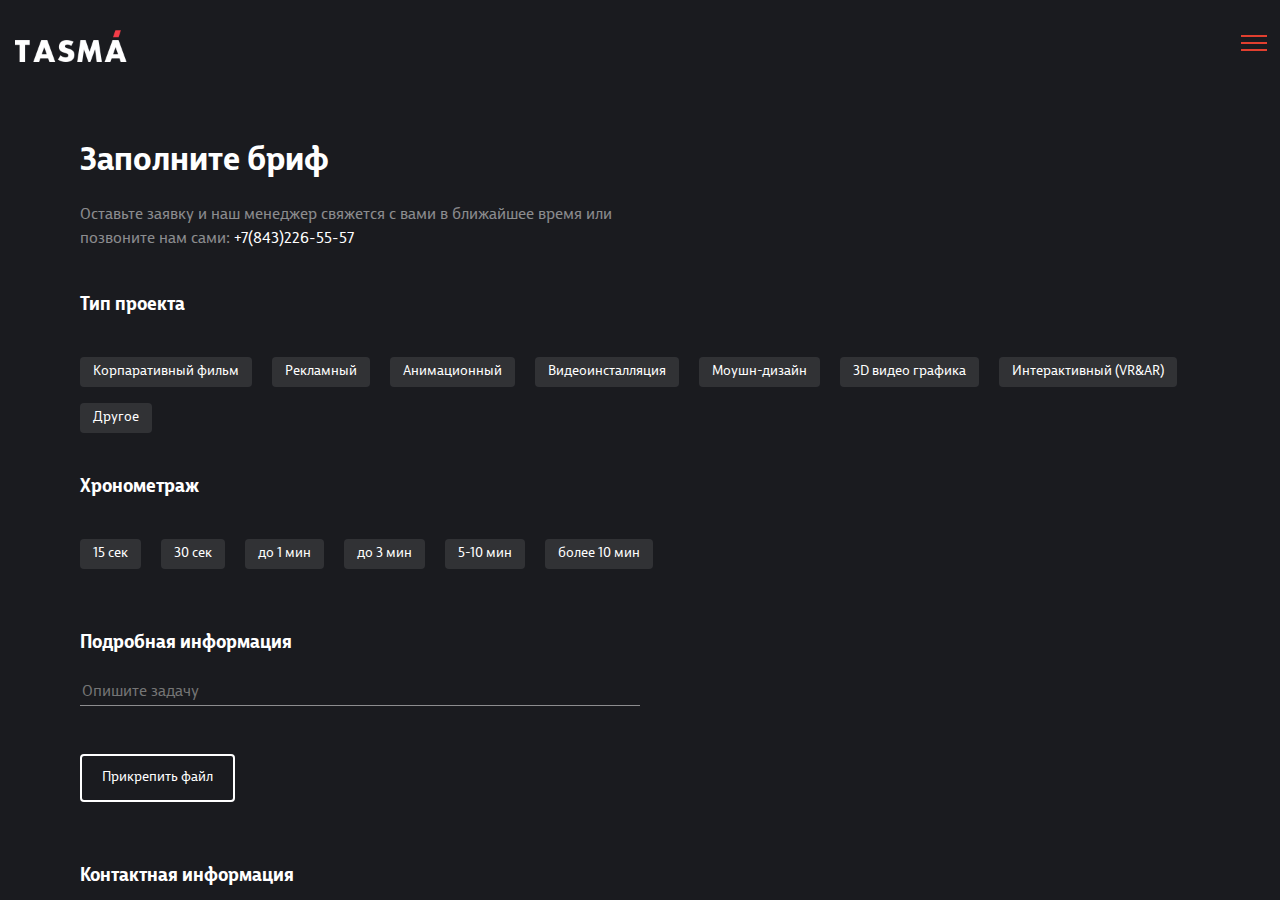
<file: breef.html>
<!DOCTYPE html>
<html lang="en">
<head>
    <meta charset="utf-8">
    <title>Медиа студия "Тасма"</title>
    <meta name="viewport" content="width=device-width, initial-scale=1, minimum-scale=1, maximum-scale=1">
    <link rel="stylesheet" href="assets/css/reset.css">
    <!-- Link Swiper's CSS -->
    <link rel="stylesheet" href="assets/css/swiper.min.css">
    <link rel="stylesheet" href="assets/css/styles.css">
    <link rel="stylesheet" href="assets/css/controls.css">
    <link rel="shortcut icon" href="assets/images/favicon-32.png" type="image/png">
</head>
<body>
<a href="index.html#main" class="header__logo"></a>

<div class="sidemenu-switcher" sm-state="1">
    <div class="con">
        <div class="bar top"></div>
        <div class="bar middle"></div>
        <div class="bar bottom"></div>
    </div>
</div>
<div class="sidemenu" style="-webkit-overflow-scrolling: touch;">
    <ul class="sidemenu__content">
        <li class="sidemenu__content__item" id="mn"><a id="goto-main" href="index.html#main" data-i18n="sidemenu.links.main">Главная</a></li>
        <li class="sidemenu__content__item"><a href="clients.html" data-i18n="sidemenu.links.about">О нас</a></li>
        <li class="sidemenu__content__item"><a href="portfolio.html" data-i18n="sidemenu.links.portfolio">Портфолио</a></li>
        <li class="sidemenu__content__item" id="cts"><a id="goto-contacts" href="index.html#contacts"  data-i18n="sidemenu.links.contacts">Контакты</a></li>
    </ul>

    <div class="sidemenu__footer">
        <div class="lng-switch">
            <div switchLang="ru" class="lng-switch__item">ru</div>
            <div switchLang="en" class="lng-switch__item">en</div>
            <div class="lng-switch__bound"></div>
        </div>
    </div>
</div>
<div class="content">
<div class="container">
    <div class="container__item container__items_downed container">
        <h3 class="header header_h3 header_white header_bold">Заполните бриф</h3>
        <div class="container__item-content-half container__elem_s_100">
            <p class="header header_p header_white-t">Оставьте заявку и наш менеджер свяжется с вами в ближайшее время
                или позвоните нам сами:&nbsp<a class="link" href="tel:+7(843)226-55-57">+7(843)226-55-57</a></p>
        </div>
    </div>
    <div class="container__item container">
        <h4 class="header header_h4 header_white header_bold">Тип проекта</h4>
        <div class="container__item-content container_block project_type">
            <span class="btn btn_grey btn_small">Корпаративный фильм</span>
            <span class="btn btn_grey btn_small">Рекламный</span>
            <span class="btn btn_grey btn_small">Анимационный</span>
            <span class="btn btn_grey btn_small">Видеоинсталляция</span>
            <span class="btn btn_grey btn_small">Моушн-дизайн</span>
            <span class="btn btn_grey btn_small">3D видео графика</span>
            <span class="btn btn_grey btn_small">Интерактивный (VR&AR)</span>
            <span class="btn btn_grey btn_small btn_last">Другое</span>
        </div>
    </div>
    <div class="container__item container">
        <h4 class="header header_h4 header_white header_bold">Хронометраж</h4>
        <div class="container__item-content container_block project_time">
            <span class="btn btn_grey btn_small">15 сек</span>
            <span class="btn btn_grey btn_small">30 сек</span>
            <span class="btn btn_grey btn_small">до 1 мин</span>
            <span class="btn btn_grey btn_small">до 3 мин</span>
            <span class="btn btn_grey btn_small">5-10 мин</span>
            <span class="btn btn_grey btn_small">более 10 мин</span>
        </div>
    </div>
    <div class="container__item container__items_downed container">
        <h4 class="header header_h4 header_white header_bold">Подробная информация</h4>
        <div class="container__item-content-half container__elem_s_100">
            <input type="text" id="comment" class="inpt" placeholder="Опишите задачу"/>
        </div>
        <div class="container__item container container__elem container_row">
            <div class="btn btn_default">
                <label>
                    <input type="file" name="file" style="display: none">
                    <span>Прикрепить файл</span>
                </label>
            </div>

            <span class="header header_s header_white" id="fileText" hidden></span>
            <span class="close_btn" hidden></span>
        </div>
    </div>
    <div class="container__item container__items_downed container">
        <h4 class="header header_h4 header_white header_bold">Контактная информация</h4>
        <div class="container__item-content-half container__elem_s_100 container container_row mbl_not_padded container_mbl_col container__items_semi-downed">
            <input type="text" id="contactFace" class="inpt container__elem_50 container__elem_s_100 inpt_mbl" placeholder="Контактное лицо"/>
            <input type="text" id="organisation" class="inpt container__elem_50 container__elem_s_100 inpt_mbl" placeholder="Организация"/>
        </div>
        <div class="container__item-content-half container__elem_s_100 container container_row container_mbl_col container_clear container__items_semi-downed">
            <input type="text" id="email" class="inpt container__elem_50 container__elem_s_100 inpt_mbl" placeholder="Электронная почта"/>
            <input type="text" id="phone" class="inpt container__elem_50 container__elem_s_100 inpt_mbl" placeholder="Телефон"/>
        </div>
    </div>
    <div class="container__item container container_row container_mbl_col-rev">
        <span class="btn btn_red">Отправить заявку</span>
        <div class="container__elem_50 container__elem_s_100">
            <p class="header header_s header_white-t">Эта страница защищена функцией reCAPTCHA и попадает под <a class="link" href="">Политику конфедициальности</a>
            и <a class="link" href="">Условия использования Google</a>
            </p>
        </div>
    </div>
</div>
</div>


<!-- Swiper JS -->
<script src="assets/js/swiper.min.js"></script>

<script src="assets/js/jquery.min.js"></script>
<script src="assets/js/jquery.vide.js"></script>
<script src="assets/js/jquery.cookie.js"></script>

<script>
    $(document).ready( function() {
        $('.close_btn').on('click', function() {
            $("#fileText").text('');
            $("#fileText").hide();
            $(".btn_default input[type=file]").val('');
            $(this).hide();
        });

        $(".btn_default input[type=file]").change(function(){
            var filename = $(this).val().replace(/.*\\/, "");
            $("#fileText").text(filename);
            $("#fileText").show();
            $(".close_btn").show();


            var file_data = $("#breefFile").prop("files")[0];
            var form_data = new FormData();
            form_data.append("file", file_data);
            $.ajax({
                url: "<?= bloginfo('template_directory'); ?>/upload.php",
                dataType: 'script',
                cache: false,
                contentType: false,
                processData: false,
                data: form_data,
                type: 'post',
                complete: function(response) {
                    if(response.status === 200) {
                        $('#fileBtn').attr('data-file', response.responseText);
                    }
                }
            });
        });


        $('#sendBtn').on('click', function(event){
            event.preventDefault();
            event.stopImmediatePropagation();

            var project_type = getLabels('project_type');
            var project_time = getLabels('project_time');
            var comment = $('#comment').val();
            var contactFace = $('#contactFace').val();
            var organisation = $('#organisation').val();
            var email = $('#email').val();
            var phone = $('#phone').val();
            var filename = $('#fileBtn').data('file');

            if(project_type && project_time && comment && contactFace && organisation && email && phone && filename) {
                send({
                        name: contactFace,
                        filename: filename,
                        number: phone,
                        organisation: organisation,
                        comment: comment,
                        project_type: project_type,
                        project_time: project_time,
                        email: email
                    },
                    function () {
                    },
                    function () {

                    }
                );
            }

        });

        function getLabels(name) {
            var arr = [];
            var $elems = $('.' + name + ' .btn_active');

            Array.prototype.forEach.call($elems, function(item){
                arr.push($(item).text());
            });

            return arr.join(',');
        }

        function send(obj, callback, error) {
            $.ajax({
                url: "send.php",
                method: 'POST',
                data: obj,
                success:callback,
                error: error
            });
        }
    });
</script>

<script src="assets/js/i18next.js"></script>
<script src="assets/js/datastorage.js"></script>
<script src="assets/js/bootstrap.js"></script>

<!-- Initialize Swiper -->
<script>
    $(function () {

        $('.btn_grey').on('click', function(event){
            event.preventDefault();
            $(event.target).toggleClass('btn_active');
        });

        window.footerView = function() {
            var text = '<a href="portfolio.html" data-i18n="footer.portfolio"></a>';
            if (window.location.hash == '#main' || window.location.hash == '') {
                text = '<a class="our-works" data-i18n="footer.works" onclick="nextSlide()">НАШИ РАБОТЫ</a>';
                $('.footer').removeClass('footer--showed').removeClass('footer--hidden');
            }else if(window.location.hash == '#contacts') {

                $('.footer').addClass('footer--hidden').removeClass('footer--showed');
            }else{

                $('.footer').removeClass('footer--hidden').addClass('footer--showed');
            }

            $('.footer span').html(text);
            $('body').i18n();
        };

        var swiper = new Swiper('.swiper-container', {
            nextButton: '.swiper-button-next',
            prevButton: '.swiper-button-prev',
            spaceBetween: 30,
            hashnav: true,
            keyboardControl: true,
            onSlideChangeEnd: function (swiperObj) {
                footerView();
            }
        });

        footerView();

        $(window).on('hashchange', function(e){
            footerView();
        });

        $('#goto-contacts').on('click touchstart', function () {
            swiper.slideTo(13, 100);
            $('.sidemenu-switcher').trigger('click');
        });

        $('#goto-main').on('click touchstart', function () {
            swiper.slideTo(0, 100);
            $('.sidemenu-switcher').trigger('click');
        });

        window.nextSlide = function () {
            swiper.slideTo(1,100);
        };

        $('.sidemenu__header').each(function () {
            this.onclick = function () {
                swiper.slideTo(0, 100);
                $('.sidemenu-switcher').trigger('click');
            };
        });

        $('.sidemenu__vertical-logo').each(function () {
            this.onclick = function () {
                swiper.slideTo(0, 100);
            };
        });

    });

</script>
</body>
</html>
</file>
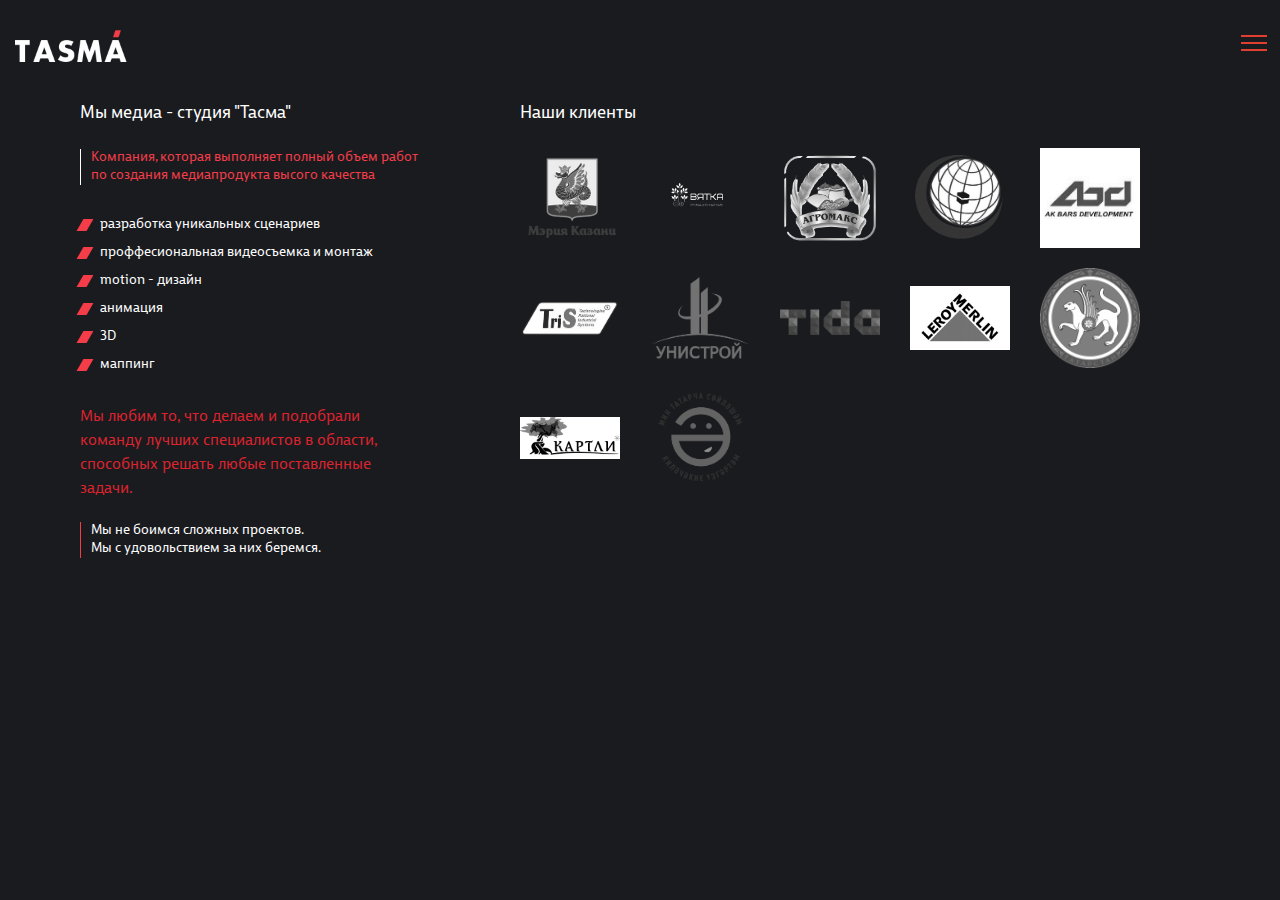
<file: clients.html>
<!DOCTYPE html>
<html lang="en">
<head>
    <meta charset="utf-8">
    <title>Медиа студия "Тасма"</title>
    <meta name="viewport" content="width=device-width, initial-scale=1, minimum-scale=1, maximum-scale=1">
    <link rel="stylesheet" href="./assets/css/reset.css">
    <!-- Link Swiper's CSS -->
    <link rel="stylesheet" href="./assets/css/swiper.min.css">
    <link rel="stylesheet" href="./assets/css/styles.css">
    <link rel="stylesheet" href="./assets/css/controls.css">
    <link rel="shortcut icon" href="/assets/images/favicon-32.png" type="image/png">
</head>
<body>
<a href="index.html#main" class="header__logo"></a>
<div class="sidemenu-switcher" sm-state="1">
    <div class="con">
        <div class="bar top"></div>
        <div class="bar middle"></div>
        <div class="bar bottom"></div>
    </div>
</div>
<div class="sidemenu" style="-webkit-overflow-scrolling: touch;">
    <ul class="sidemenu__content">
        <li class="sidemenu__content__item" id="mn"><a id="goto-main" href="index.html#main" data-i18n="sidemenu.links.main">Главная</a></li>
        <li class="sidemenu__content__item"><a href="clients.html" data-i18n="sidemenu.links.about">О нас</a></li>
        <li class="sidemenu__content__item"><a href="portfolio.html" data-i18n="sidemenu.links.portfolio">Портфолио</a></li>
        <li class="sidemenu__content__item" id="cts"><a id="goto-contacts" href="index.html#contacts"  data-i18n="sidemenu.links.contacts">Контакты</a></li>
    </ul>

    <div class="sidemenu__footer">
        <div class="lng-switch">
            <div switchLang="ru" class="lng-switch__item">ru</div>
            <div switchLang="en" class="lng-switch__item">en</div>
            <div class="lng-switch__bound"></div>
        </div>
    </div>
</div>


<div class="content">
<div class="container container_row container_mbl_col">
    <div class="container container__item container__elem_40 container_not-margin container__elem_s_100 clients_content container_clear">
        <div class="container__item-content container container__items-mbl-downed">
            <h4 class="header header_h4 header_white">Мы медиа - студия "Тасма"</h4>
        </div>
        <div class="container__item-content container container__elem_s_100">
            <span class="container__quots container__quots_red">
                Компания, которая выполняет полный объем работ по создания медиапродукта высого качества
            </span>
        </div>
        <div class="container__item-content container container__elem_s_100 container__elem_s_100">
            <ul class="iconed-list">
                <li class="iconed-list__item">разработка уникальных сценариев</li>
                <li class="iconed-list__item">проффесиональная видеосъемка и монтаж</li>
                <li class="iconed-list__item">motion - дизайн</li>
                <li class="iconed-list__item">анимация</li>
                <li class="iconed-list__item">3D</li>
                <li class="iconed-list__item">маппинг</li>
            </ul>
        </div>
        <div class="container__item-content container container__elem_s_100">
            <p class="header header_p header_red-2">
                Мы любим то, что делаем и подобрали команду лучших специалистов в области, способных решать любые поставленные задачи.
            </p>
        </div>
        <div class="container__item-content container container__elem_s_100">
        <span class="container__quots container__quots_white">
            Мы не боимся сложных проектов. <br/>
            Мы с удовольствием за них беремся.
        </span>
    </div>
    </div>
    <div class="container container__item container__elem_80 container_not-margin container__item_align-stretch container_mbl_col container__elem_s_100">
        <div class="container__item-content container container__items-mbl-downed">
            <h4 class="header header_h4 header_white">Наши клиенты</h4>
        </div>
        <div class="container container__item container_not-margin container_row container__wrap container__item_align-top container__elem_s_100">
            <img class="container__image" src="assets/images/clients/5aa7eb431e0d1c00014f83аc.png" alt="">
            <img class="container__image" src="assets/images/clients/2018-05-22_13-31-4а6.png" alt="">
            <img class="container__image" src="assets/images/clients/DDаWW.png" alt="">
            <img class="container__image" src="assets/images/clients/DWDW.png" alt="">
            <img class="container__image" src="assets/images/clients/FDFD.jpg" alt="">
            <img class="container__image" src="assets/images/clients/FEFEFE.png" alt="">
            <img class="container__image" src="assets/images/clients/FF.png" alt="">
            <img class="container__image" src="assets/images/clients/FGG.png" alt="">
            <img class="container__image" src="assets/images/clients/GGG.jpg" alt="">
            <img class="container__image" src="assets/images/clients/HHYYY.png" alt="">
            <img class="container__image" src="assets/images/clients/logo-ау1132548-kazan.png" alt="">
            <img class="container__image" src="assets/images/clients/ерее.png" alt="">
        </div>
    </div>
</div>
</div>


<!-- Swiper JS -->
<script src="./assets/js/swiper.min.js"></script>

<script src="./assets/js/jquery.min.js"></script>
<script src="./assets/js/jquery.vide.js"></script>
<script src="./assets/js/jquery.cookie.js"></script>
<script src="./assets/js/i18next.js"></script>
<script src="./assets/js/datastorage.js"></script>
<script src="./assets/js/bootstrap.js"></script>

<!-- Initialize Swiper -->
<script>
    $(function () {

        window.footerView = function() {
            var text = '<a href="portfolio.html" data-i18n="footer.portfolio"></a>';
            if (window.location.hash == '#main' || window.location.hash == '') {
                text = '<a class="our-works" data-i18n="footer.works" onclick="nextSlide()">НАШИ РАБОТЫ</a>';
                $('.footer').removeClass('footer--showed').removeClass('footer--hidden');
            }else if(window.location.hash == '#contacts') {

                $('.footer').addClass('footer--hidden').removeClass('footer--showed');
            }else{

                $('.footer').removeClass('footer--hidden').addClass('footer--showed');
            }

            $('.footer span').html(text);
            $('body').i18n();
        };

        var swiper = new Swiper('.swiper-container', {
            nextButton: '.swiper-button-next',
            prevButton: '.swiper-button-prev',
            spaceBetween: 30,
            hashnav: true,
            keyboardControl: true,
            onSlideChangeEnd: function (swiperObj) {
                footerView();
            }
        });

        footerView();

        $(window).on('hashchange', function(e){
            footerView();
        });

        $('#goto-contacts').on('click touchstart', function () {
            swiper.slideTo(13, 100);
            $('.sidemenu-switcher').trigger('click');
        });

        $('#goto-main').on('click touchstart', function () {
            swiper.slideTo(0, 100);
            $('.sidemenu-switcher').trigger('click');
        });

        window.nextSlide = function () {
            swiper.slideTo(1,100);
        };

        $('.sidemenu__header').each(function () {
            this.onclick = function () {
                swiper.slideTo(0, 100);
                $('.sidemenu-switcher').trigger('click');
            };
        });

        $('.sidemenu__vertical-logo').each(function () {
            this.onclick = function () {
                swiper.slideTo(0, 100);
            };
        });

    });

</script>
</body>
</html>
</file>
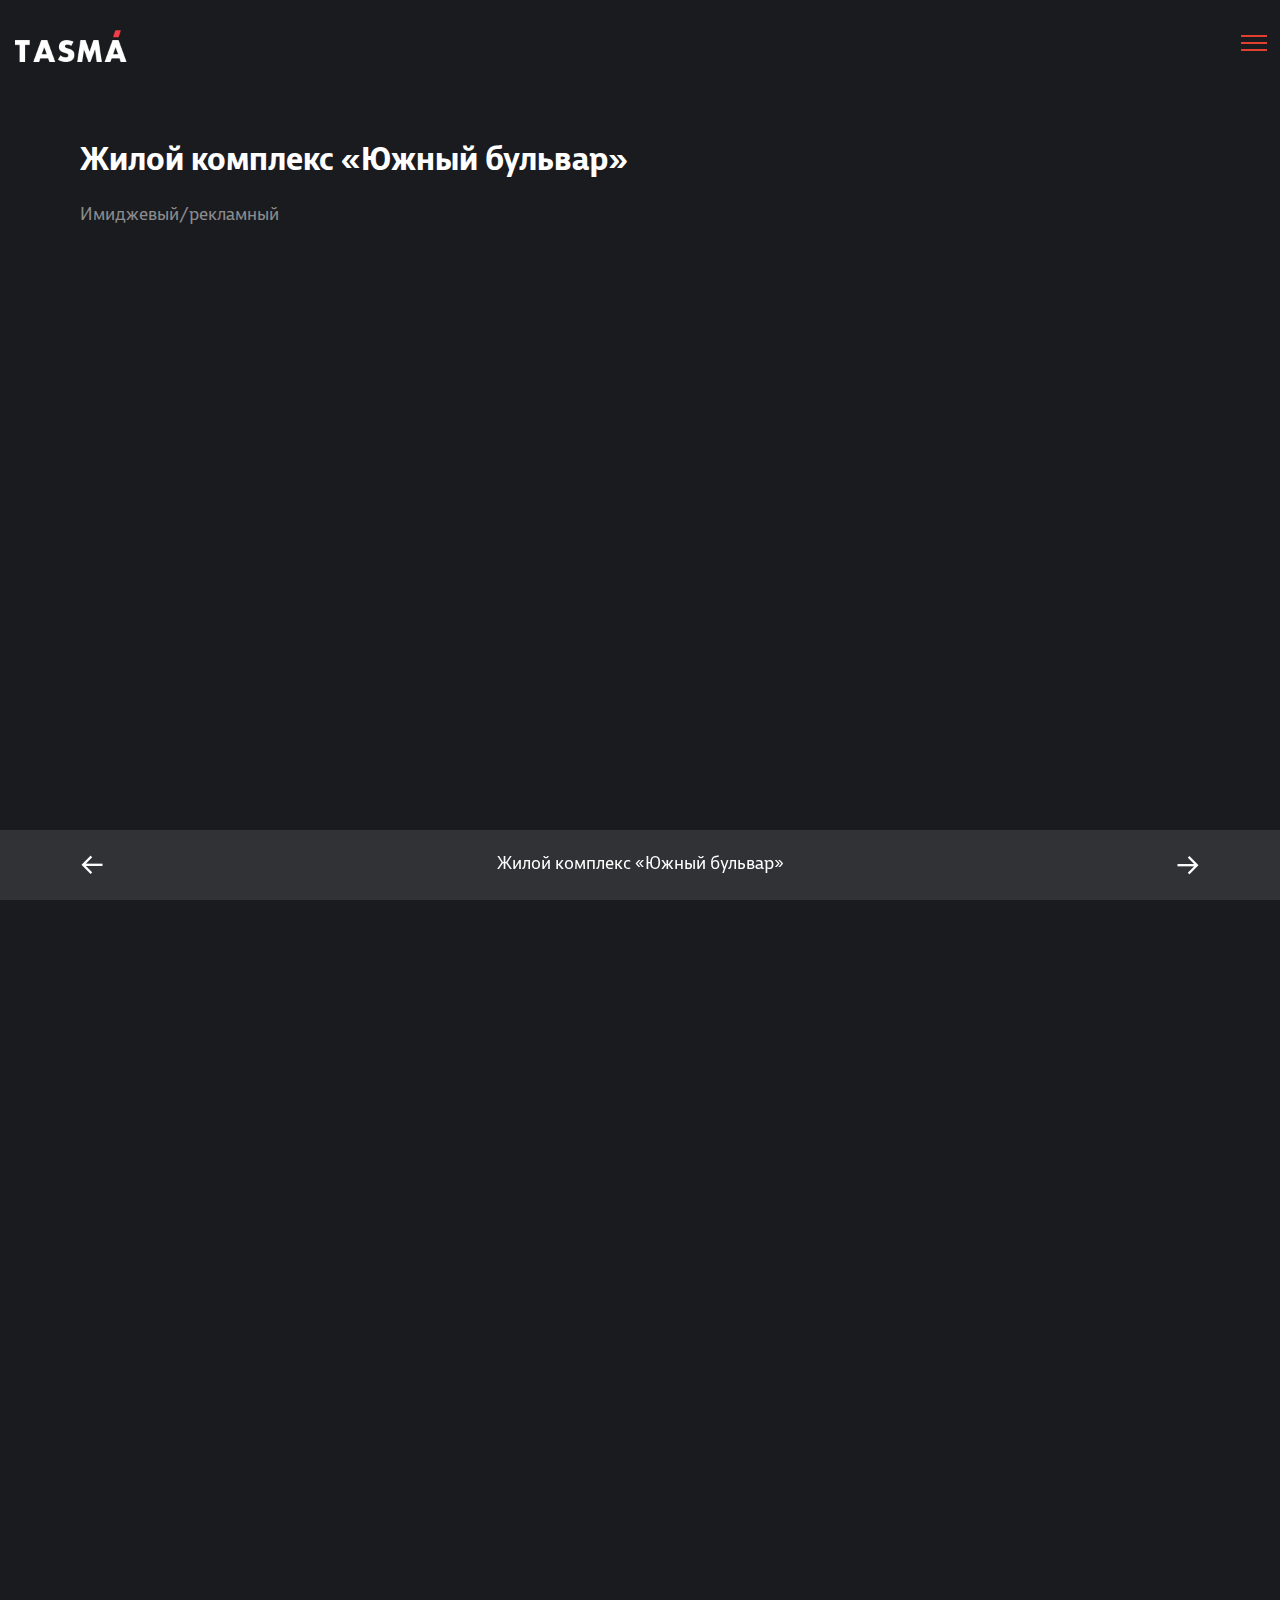
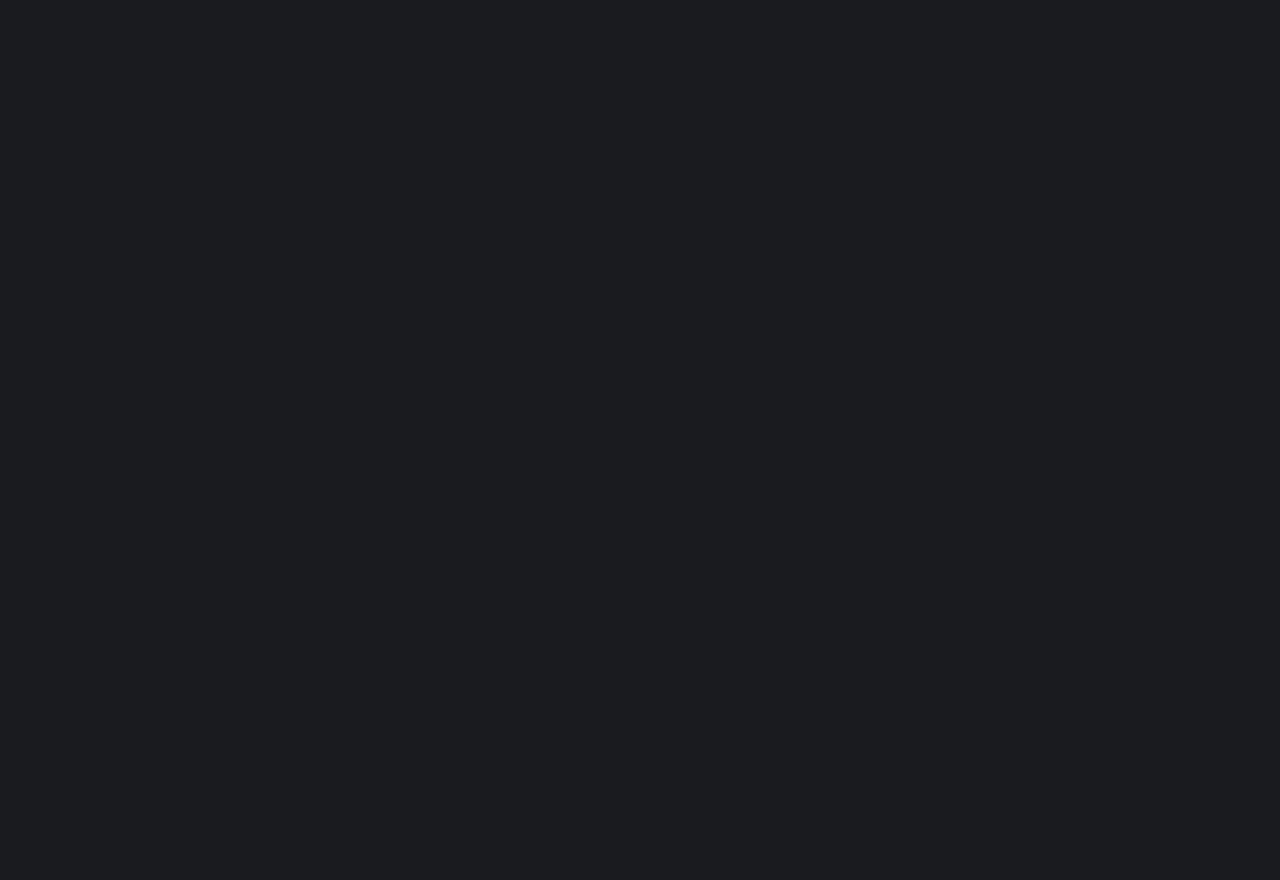
<file: openwork.html>
<!DOCTYPE html>
<html lang="en">
<head>
    <meta charset="utf-8">
    <title>Медиа студия "Тасма"</title>
    <meta name="viewport" content="width=device-width, initial-scale=1, minimum-scale=1, maximum-scale=1">
    <link rel="stylesheet" href="assets/css/reset.css">
    <!-- Link Swiper's CSS -->
    <link rel="stylesheet" href="assets/css/swiper.min.css">
    <link rel="stylesheet" href="assets/css/styles.css">
    <link rel="stylesheet" href="assets/css/controls.css">
    <link rel="shortcut icon" href="assets/images/favicon-32.png" type="image/png">
</head>
<body>
<a href="index.html#main" class="header__logo"></a>

<div class="sidemenu-switcher" sm-state="1">
    <div class="con">
        <div class="bar top"></div>
        <div class="bar middle"></div>
        <div class="bar bottom"></div>
    </div>
</div>
<div class="sidemenu" style="-webkit-overflow-scrolling: touch;">
    <ul class="sidemenu__content">
        <li class="sidemenu__content__item" id="mn"><a id="goto-main" href="index.html#main" data-i18n="sidemenu.links.main">Главная</a></li>
        <li class="sidemenu__content__item"><a href="clients.html" data-i18n="sidemenu.links.about">О нас</a></li>
        <li class="sidemenu__content__item"><a href="portfolio.html" data-i18n="sidemenu.links.portfolio">Портфолио</a></li>
        <li class="sidemenu__content__item" id="cts"><a id="goto-contacts" href="index.html#contacts"  data-i18n="sidemenu.links.contacts">Контакты</a></li>
    </ul>

    <div class="sidemenu__footer">
        <div class="lng-switch">
            <div switchLang="ru" class="lng-switch__item">ru</div>
            <div switchLang="en" class="lng-switch__item">en</div>
            <div class="lng-switch__bound"></div>
        </div>
    </div>
</div>
<div class="menu-overlay"></div>

<div class="container container__openwork">
    <div class="container__item container__items_downed container">
        <h3 class="header header_h3 header_white header_bold">Жилой комплекс «Южный бульвар»</h3>
        <div class="container__item-content-half container__elem_s_100">
            <p class="header header_h4 header_white-t"> Имиджевый/рекламный</p>
        </div>
    </div>
    <div class="container__item container ">
        <div class="container__item-content container_block video_block" data-url="https://player.vimeo.com/video/177988917">
            <!--<img class="container__elem_100" src="assets/images/portfolio/Engineering.jpg"/>-->
        </div>
        <div class="container__item container__items_downed container container_row container_mbl_col">
            <span class="container__elem_50 container__elem_s_100 header header_h3 header_white container__item_align-top">
                A respectful response to function and setting
            </span>
            <div class="container__elem_50 container__elem_s_100 container container__item-content container_not-margin">
                <span class="header header_p header_white mbl_marged">
                    A sincere interest in intelligent and sustainable design extends to every aspect of working.
                                        Just as meticulous research is integral to the formulation of each product, our utilitarian containers are created with utmost care to
                                        ensure they function with ease and are pleasing to our eyes.
                </span>
                <span class="header header_p header_white mbl_marged">
                    In seeking new locations, our first considerations is to work with what already exists.
                                        It is our intention to weave ourselves into the fabric of place and add something of merit rather than impose a discordant presence,
                                        and our consistent to use a locally relevant design vocabulary.
                </span>

            </div>
        </div>
    </div>

    <div class="container__item container" >
        <div id="carousel" class="openwork__content_carousel outer">
            <div class="openwork__content_slider">
                <div id="slider_main" class="slider_main">
                        <div  class="openwork__content_slider_item" style="background-image: url('assets/images/portfolio/Collection.jpg')"></div>
                        <div  class="openwork__content_slider_item" style="background-image: url('assets/images/portfolio/Collection.jpg')"></div>
                        <div  class="openwork__content_slider_item" style="background-image: url('assets/images/portfolio/Nominees.jpg')"></div>
                        <div  class="openwork__content_slider_item" style="background-image: url('assets/images/portfolio/Sarmanovo.jpg')"></div>
                        <div  class="openwork__content_slider_item" style="background-image: url('assets/images/portfolio/sarman.png')"></div>
                        <div  class="openwork__content_slider_item" style="background-image: url('assets/images/portfolio/Polis24.jpg')"></div>
                        <div  class="openwork__content_slider_item" style="background-image: url('assets/images/portfolio/Tatenergosbyt.jpg')"></div>
                </div>
            </div>
            <div class="openwork__content_carousel_area container__elem_100 inner">
                <div class="swipe-left">
                </div>
                <div class="swipe-right">
                </div>
            </div>
        </div>
        <div id="progress-bar" class="progress-bar container_block "></div>
        <div id="progress-bar-add" class="progress-bar-add"></div>
    </div>
    <div class="container__item-content container ">
        <span id="imgNum" class="header header_p header_white-t">
            1/4
        </span>
    </div>
    <div class="container__item container__items_downed container container_row container_mbl_col">
        <span class="container__elem_50 container__elem_s_100 header header_h3 header_white container__item_align-top">
            A respectful response to function and setting
        </span>
        <div class="container__elem_50 container__elem_s_100 container container__item-content container_not-margin">
                <span class="header header_p header_white mbl_marged">
                    A sincere interest in intelligent and sustainable design extends to every aspect of working.
                                        Just as meticulous research is integral to the formulation of each product, our utilitarian containers are created with utmost care to
                                        ensure they function with ease and are pleasing to our eyes.
                </span>
            <span class="header header_p header_white mbl_marged">
                    In seeking new locations, our first considerations is to work with what already exists.
                                        It is our intention to weave ourselves into the fabric of place and add something of merit rather than impose a discordant presence,
                                        and our consistent to use a locally relevant design vocabulary.
                </span>

        </div>
    </div>
</div>

<div class="container">
    <div class="container_bordered-top"></div>
    <div class="container__item-content container">
        <a class="header header_h4 header_red-1-t">Следующий проект</a>
    </div>
    <div class="container__item container__items_downed container">
        <h3 class="header header_h3 header_white header_bold">Сармановский район</h3>
        <div class="container__item-content-half container__elem_s_100">
            <p class="header header_h4 header_white-t">Имиджевый</p>
        </div>
    </div>
</div>

<div class="openwork__content__swipe">
    <a id="prev" class="openwork__content__swipe_arrow-left header_white">
        <img class="nav_arrow" src="assets/images/arrow-right.png"/>
    </a>
    <div class="openwork__content__swipe_text header_white header_h4"> Жилой комплекс «Южный бульвар»</div>
    <a id="next" class="openwork__content__swipe_arrow-right header_white">
        <img class="nav_arrow" src="assets/images/arrow-right.png"/>
    </a>
</div>

<!-- Swiper JS -->
<script src="assets/js/swiper.min.js"></script>

<script src="assets/js/jquery.min.js"></script>
<script src="assets/js/jquery.vide.js"></script>
<script src="assets/js/jquery.cookie.js"></script>
<script src="assets/js/i18next.js"></script>
<script src="assets/js/datastorage.js"></script>
<script src="assets/js/bootstrap.js"></script>

<!-- Initialize Swiper -->
<script>
    $(function () {
        var url = $('.video_block').data('url');

        if(url) {
            $('<iframe/>').attr({
                src: url,
                width: '100%',
                height: '100%',
                frameborder: '0',
                webkitallowfullscreen: '',
                mozallowfullscreen: '',
                allowfullscreen: ''
            }).appendTo('.video_block');
        }

        // carousel


        /* конфигурация  карусели  */
        var width = $('.openwork__content_slider').width(); // ширина изображения
        var carouselList = $('.openwork__content_slider_item');
        var stepWidth = 100/carouselList.length;
        var step = 1;
        var progress = document.getElementById('progress-bar-add');
        var imgNum  = $('#imgNum');

        imgNum.text(1 + '/' + carouselList.length);


        progress.style.width = (step * stepWidth) +'%';

        Array.prototype.forEach.call(carouselList, function(item, i){
            $(item).width(width);
            $(item).attr('data-num', i + 1);
        });
        var count = 1; // количество изображений
        var count_all = 4;  // общее кол-во изображений  (задать вручную + смотри в css ) // хардкод


        var carousel = document.getElementById('carousel');
        var list = document.getElementById('slider_main');

        list.style.width = (width*carouselList.length) + 'px';

        var position = 0; // текущий сдвиг влево


        var basic_width = window.innerWidth;

        $('.swipe-left').on('click', function() {
            if (step === 1) return;
            step--;

            imgNum.text(step + '/' + carouselList.length);
            // сдвиг влево
            position = Math.min(position + width * count, 0);
            list.style.marginLeft = position + 'px';

            // заполнение полоски
            progress.style.width = (step * stepWidth) +'%';

        });

        $('.swipe-right').on('click',function() {
            if (step === carouselList.length) return;
            step++;
            imgNum.text(step + '/' + carouselList.length);
            // сдвиг вправо
            position = Math.max(position - width * count, -width * (carouselList.length - count));
            list.style.marginLeft = position + 'px';

            progress.style.width = (step * stepWidth) +'%';
        });
    });

</script>
</body>
</html>
</file>
<file: assets/css/styles.css>
@font-face {
    font-family: "Proxima Nova Bold";
    src: url('/assets/fonts/ProximaNova-Bold.otf');
}

@font-face {
    font-family: "Proxima Nova Regular";
    src: url('/assets/fonts/ProximaNova-Reg.otf');
}

@font-face {
    font-family: 'BigCity Grotesque Pro Regular';
    src: url(../fonts/BigCityGrotesquePro-Regular-Web.eot);
    src: url(../fonts/BigCityGrotesquePro-Regular-Web.eot#iefix) format('embedded-opentype'), url(../fonts/BigCityGrotesquePro-Regular-Web.woff2) format('woff2'), url(../fonts/BigCityGrotesquePro-Regular-Web.woff) format('woff'), url(../fonts/BigCityGrotesquePro-Regular-Web.ttf) format('truetype'), url(../fonts/BigCityGrotesquePro-Regular-Web.svg#font) format('svg');

    font-weight: normal;
    font-style: normal;
}

@font-face {
    font-family: 'BigCity Grotesque Pro Bold';
    src: url(../fonts/BigCityGrotesquePro-Bold-Web.eot);
    src: url(../fonts/BigCityGrotesquePro-Bold-Web.eot#iefix) format('embedded-opentype'), url(../fonts/BigCityGrotesquePro-Bold-Web.woff2) format('woff2'), url(../fonts/BigCityGrotesquePro-Bold-Web.woff) format('woff'), url(../fonts/BigCityGrotesquePro-Bold-Web.ttf) format('truetype'), url(../fonts/BigCityGrotesquePro-Bold-Web.svg#font) format('svg');
    font-weight: normal;
    font-style: normal;
}


* {
    box-sizing: border-box;
}

@keyframes fadeIn {
    from {
        opacity: 0;
        background-white: white;
    }

    to {
        opacity: 1;
        background-color: transparent;
    }
}

html,
body {
    margin: 0;
    width: 100%;
    height: 100%;
    overflow: hidden;
    min-width: 320px;
}

body {
    background: #1a1b1f;
    font-family: "BigCity Grotesque Pro Regular";
}

/* хром, сафари */
body::-webkit-scrollbar{
    width: 0;
}

/* ie 10+ */
body { -ms-overflow-style: none; }

/* фф (свойство больше не работает, других способов тоже нет)*/
body { overflow: -moz-scrollbars-none; }

.header__logo {
    width:112px;
    height:32px;
    position:absolute;
    top: 30px;
    left: 15px;
    z-index: 50;
    background-image: url(../images/long.png);
    background-size: contain;
    background-repeat: no-repeat;
    transition: all .2s ease-in-out;
}

.header__logo_short {
    background-image: url(../images/short.png);
    width:23px;
}

.header__logo

.logo {
    width:100%;
}

@media (max-width:480px) {
    .header__logo_short {
        left: 10px;
    }
}

.button {}
.button-show-video {
    font-family: "BigCity Grotesque Pro Regular", sans-serif;
    font-size: 14px;
    align-self: flex-end;
    cursor: url('/assets/images/hand.png') 6 1, pointer;
    color: #fff;
    visibility: hidden;
    margin-bottom: 8px;
}

.button-show-video::after {
    content:'';
    background-image: url(../images/arrow-right.png);
    background-size: contain;
    background-repeat: no-repeat;
    display:inline-block;
    width:16px;
    height:16px;
    vertical-align: middle;
}

.button-show-video--large {
    padding: 17px 38px;
    letter-spacing: 1px;
    font-size: 14px;
}


.content {
    position: relative;
    height: 100%;

    animation-name: fadeIn;
    animation-duration: 3s;

    overflow: auto;
    -webkit-overflow-scrolling: touch;

    -webkit-transition: .3s linear all;
       -moz-transition: .3s linear all;
        -ms-transition: .3s linear all;
         -o-transition: .3s linear all;
            transition: .3s linear all;
}

/* хром, сафари */
.content::-webkit-scrollbar{
    width: 0;
}

/* ie 10+ */
.content { -ms-overflow-style: none; }

/* фф (свойство больше не работает, других способов тоже нет)*/
.content { overflow: -moz-scrollbars-none; }


.content--grid {
    background: url('/assets/images/grid.png');
}

.content--shifted {
    margin-left: 330px;
}

.content--contacts {
    background: #eceae8;
}


.close_btn {
    width: 10px;
    height: 10px;
    background: transparent url(../images/cross.svg) no-repeat;
    background-size: contain;
    margin-left: 10px;
}


footer {
    position: fixed;
    bottom: 0;
    padding: 15px 0;
    height: 50px;
    width: 100%;
    background: rgba(0, 0, 0, .75);
    text-align: right;
    z-index: 3;
}


.swiper-container {
    height: 100%;
}



@media all and (max-width: 350px) {
    footer {
        display: none;
    }
}

@media all and (min-width: 768px) {
}

@media all and (min-width: 992px) {

}

.swiper-button-next {
    opacity: .3;
    background-image: none;
    visibility: hidden;
    right:15%;
}

.swiper-button-prev {
    opacity: .3;
    background-image: none;
    visibility: hidden;
    left:15%;
}


.swiper-button_visible {
    visibility: visible;
}

@media (max-width: 767px) {
    .swiper-button_visible {
        visibility: hidden;
    }
}
@media all  and (min-width: 350px){
    .swiper-button-next,
    .swiper-button-prev {
        width: 50px;
        height: 50px;

        -webkit-border-radius: 25px;
        -moz-border-radius: 25px;
        border-radius: 25px;
    }

    .swiper-button-next {
        right:15%;
        background-size: 12px 24px;
        background-position: 15px center;
    }



    .swiper-button-prev {
        left: 15%;
        background-size: 12px 24px;
        background-position: 23px center;
    }
}


@media all  and (min-width: 768px) {
    .swiper-button-next,
    .swiper-button-prev {
        width: 100px;
        height: 100px;
        background-size: 18px 34px;
        transition: .2s ease-out;

        -webkit-border-radius: 50px;
        -moz-border-radius: 50px;
        border-radius: 50px;
    }

    .swiper-button-prev {
        left: 15%;
        background-position: 55px center;
    }

    .slider-prev.swiper-button-prev,
    .swiper-button-prev:hover {
        left: 15%;
        background-position: 60px center;
    }

    .slider-next.swiper-button-next,
    .swiper-button-next:hover {
        right: 15%;
        background-position: 20px center;
    }

    .swiper-button-next {
        right: 15%;
        background-position: 25px center;
    }
}
#menu-toggle:hover #hamburger span:nth-child(1) {
    top: -3px;
}

#menu-toggle:hover #hamburger span:nth-child(3) {
    top: 3px;
}

.overlay {
    display: block;
    position: fixed;
    background: rgb(0,0,0);
    top: 0;
    left: 0;
    width: 100%;
    height: 100%;
    z-index: 200;
}


.video-container {
    position: relative;
    top: 10%;
    left: 10%;
    width: 80%;
    height: 80%;
}

/*.video-container__close {*/
.overlay__close {
    position: absolute;
    top: 50%;
    right: 20px;
    width: 20px;
    height: 20px;
    background: transparent url(../images/cross.svg) no-repeat;
    background-size: contain;
}


@media all and (max-height: 540px) {
    .video-container__close {
        top: -25px;
        right: -40px;
    }
}

@media all and (max-width: 400px) {
    .swiper-button-next--mobile {
        display: none;
    }

}

@media all and (max-width: 380px){
    .swiper-button-prev,
    .swiper-button-next {
        width: 50px;
        height: 50px;
        background-size: 17px 30px;
    }

    .swiper-button-prev {
        left:0;
        background-position: 25px center;
    }

    .swiper-button-next {
        right:0;
        background-position: 7px center;
    }

}

@media (max-width: 767px){
    .video-container {
        top: 20%;
        left: 5%;
        width: 90%;
        height: 30%;
    }

    .overlay__close {
        top: -30%;
    }
}


/**-------- contacts ----------------**/
.animated {
    transform: translate3d(0, 100%, 0);;
    opacity: 0;
    transition:  .7s ease all;

    transition-delay: 0s;
}

.swiper-slide-active .animated {
    transition-delay: .3s;
}

 .animated_active,
 .swiper-slide-active .animated {
    opacity: 1;
    transform: none;
}

.swiper-slide-active .contacts__mail,
.swiper-slide-active .contacts__phone {
    transition-delay: .6s;
}

.swiper-slide-active .social {
    transition-delay: .9s;
}


.contacts {
    padding-top: 41px;
    padding-left: 35px;
    padding-right: 35px;

    color: #030303;

}

.contacts a {
    display: inline-block;
    color: #e13f2f;
    text-decoration: none;
}

.contacts h1 {
    line-height: 29px;
    font-size: 24px;
    font-family: "BigCity Grotesque Pro Bold";
}

.contacts__header {}

.contacts__mail {
    margin-top: 17px;
}

.contacts__phone {
    margin-top: 11px;
}

.contacts__phone,
.contacts__mail {
    font-size: 24px;
    font-family: "BigCity Grotesque Pro Regular";
}

.social {
    margin-top: 55px;
}

.social__item {
    float: left;
    margin-right: 15px;
    transition: .4s background ease;
}

.social__item a{
    width: 30px;
    height: 30px;
    background-position: -30px;
}

.social__item--ig a {
    background-image: url('/assets/images/ig-black.svg');
}


.social__item--fb a {
    background-image: url('/assets/images/facebook.svg');
}
.social__item--vk a {
    background-image: url('/assets/images/vk.svg');
}
.social__item--vm a {
    background-image: url('/assets/images/vimeo.svg');
}

.social__item--ig:hover a {
    background-image: url('/assets/images/ig-red.svg');
}

.social__item--fb:hover a {
    background-position: 0;
}
.social__item--vk:hover a {
    background-position: 0;
}
.social__item--vm:hover a {
    background-position: 0;
}


.social:before,
.social:after{
    content: " ";
    display: table;
}

.social:after{
    display: block;
    clear: both;
    height: 1px;
    margin-top: -1px;
    visibility: hidden;
}

.presentation {
    position: absolute;
    bottom: 65px;
    font-family: "BigCity Grotesque Pro Regular";
}

.presentation a {
    display: block;
    padding-right: 34px;
    height: 34px;
    background: url('/assets/images/download.svg') no-repeat center right;
    color: #e13f2f;
    font-size: 24px;
}

@media all and (min-width: 320px) {
    .contacts {
        padding-top: 41px;
        padding-left: 35px;
        padding-right: 35px;
    }

    .contacts__header {
        font-size: 24px;
    }

    .presentation a,
    .contacts__phone,
    .contacts__mail {
        font-size: 20px;
    }

    .social {
        margin-top: 20px;
    }
}

@media all and (max-width: 365px) {
    .presentation a,
    .contacts a {
        display: block;
        margin-top: 8px;
    }
}

@media all and (min-width: 568px) {
    .contacts {
        padding-top: 80px;
        padding-left: 35px;
        padding-right: 35px;
    }

    .contacts__header h1 {
        font-size: 40px;
        line-height: 48px;
    }

    .presentation a,
    .contacts__mail,
    .contacts__phone {
        font-size: 24px;
    }

    .contacts__phone {
        margin-top: 8px;
    }

    .social {
        margin-top: 37px;
    }

}

@media all and (min-width: 992px) {
    .contacts {
        padding-top: 65px;
        padding-left: 85px;
        padding-right: 85px;
    }

    .social {
        margin-top: 52px;
    }

    .contacts__header h1 {
        font-size: 40px;
        line-height: 48px;
    }

    .presentation a,
    .contacts__mail,
    .contacts__phone {
        font-size: 24px;
    }

    .contacts__phone {
        margin-top: 8px;
    }
}

@media all and (min-width: 1200px) {

}

/**-------- contacts ----------------**/
/**-------- portfolio ----------------**/
.portfolio-header {
    margin-top: 30px;
    padding:48px !important;
}

.portfolio-header__content {
    flex-wrap: wrap;
}
.portfolio-header__items {
    margin-left: 32px;
    color: rgba(255, 255, 255, .5) !important;
}

.portfolio-header__items:hover {
    color:#fff !important;
}

.portfolio {
    width: 100%;
    *zoom: 1;
}

.portfolio__item {
    float: left;
    height: 359px;
    font-family: "BigCity Grotesque Pro Regular";
    overflow: hidden;
    opacity: 0;
}

.portfolio__item__menu__header,
.portfolio__item__menu__type,
.portfolio__item__menu__button {
    width: 100%;
    text-align: center;
    color: #ffffff;
}

.portfolio__item__menu__header {
     text-align: left;
}

.portfolio__item__menu__type {
    font-family: "BigCity Grotesque Pro Regular", sans-serif;
    text-align:left;
    margin-bottom: 10px;
    font-size: 14px;
    opacity:0.5;
}

.portfolio__item__menu__button {
    transform: translate3d(0, 30%, 0);
}


.portfolio__item__menu__header {
    font-size: 18px;
    line-height: 22px;
    font-family: "BigCity Grotesque Pro Bold";
}

.portfolio__item__menu__button {
    margin-top: 20px;
}


@-webkit-keyframes pzoom {
    from {
        -webkit-transform: scale(1,1);
    }
    to {
        -webkit-transform: scale(1.1,1.1);
    }
}

@keyframes pzoom {
    from {
        transform: scale(1,1);
    }
    to {
        transform: scale(1.3,1.3);
    }
}

.portfolio__item__bg {
    position: relative;
    top: 0;
    min-width: 100%;
    width: 100%;
    min-height: 100%;
    height: 100%;
    /*background-size: cover;*/
    background-position: center center;
    background-repeat: no-repeat;

    background-size: 120%;
    /*transition: background-size 5s linear;*/
}

.portfolio__item:hover .portfolio__item__bg {
    /*background-size: 150%;*/
    -webkit-animation: pzoom 4s;
    -o-animation: pzoom 4s;
    animation: pzoom 4s;
}

.portfolio__item_hover .portfolio__item__bg {
    /*background-size: 150%;*/
    -webkit-animation: pzoom 4s;
    -o-animation: pzoom 4s;
    animation: pzoom 4s;
}

@media (max-width: 767px) {
    .portfolio__item__bg {

        background-size: 190%;
    }

    .portfolio__item:hover .portfolio__item__bg {
        background-size: 220%;
    }
}

@media all and (min-width: 1200px ) {
    .portfolio__item {
        width: 50%;
    }
}

@media all and (min-width: 850px) and (max-width: 1199px) {
    .portfolio__item {
        width: 50%;
    }
}

@media all and (max-width: 849px){
    .portfolio {
        overflow: auto;
    }
}

@media all and (min-width: 570px) and (max-width: 849px) {
    .portfolio__item {
        width: 50%;
    }
}

@media all and (max-width: 569px) {
    .portfolio__item {
        width: 100%;
    }
}

.portfolio__item__bg,
.portfolio__item__menu-wrapper {
    position: relative;
    width: 100%;
    height: 100%;
}

.portfolio__item__menu {
   width:80%;
    display:-webkit-box;
    display:-ms-flexbox;
    display:flex;
    -webkit-box-orient:vertical;
    -webkit-box-direction:normal;
    -ms-flex-direction:column;
    flex-direction:column;
    -webkit-box-align:start;
    -ms-flex-align:start;
    align-items:flex-start;
    -webkit-box-pack:end;
    -ms-flex-pack:end;
    justify-content:flex-end;
}



.portfolio__item__menu-wrapper {

    display:-webkit-box;
    display:-ms-flexbox;
    display:flex;

    padding:24px 48px;
    background-color: rgba(0, 0, 0, .21);

    -webkit-transform: translateY(-100%);
    -moz-transform: translateY(-100%);
    -ms-transform: translateY(-100%);
    -o-transform: translateY(-100%);
    transform: translateY(-100%);
    cursor: pointer;
}

.portfolio__item__menu-wrapper:hover  .button-show-video {
    visibility: visible;
}
.portfolio__item:hover .portfolio__item__menu-wrapper {

    background-image: -webkit-gradient(linear, left top, left bottom, from(rgba(0, 0, 0, 0.5)), to(rgba(0, 0, 0, 0)));
    background-image: -webkit-linear-gradient(top, rgba(0, 0, 0, 0.5), rgba(0, 0, 0, 0));
    background-image: -o-linear-gradient(top, rgba(0, 0, 0, 0.5), rgba(0, 0, 0, 0));
    background-image: linear-gradient(to bottom, rgba(0, 0, 0, 0.5), rgba(0, 0, 0, 0));


    -webkit-transform: translateY(-100%);
    -moz-transform: translateY(-100%);
    -ms-transform: translateY(-100%);
    -o-transform: translateY(-100%);
    transform: translateY(-100%);
}

.portfolio-footer {
    padding: 32px 48px;
}

.portfolio-footer__contacts {
    margin-top: 0;
    -webkit-box-pack:justify !important;
    -ms-flex-pack:justify !important;
    justify-content:space-between !important;
    border-top: 1px solid rgba(255, 255, 255, 0.5);
}
.portfolio-footer__label {
    margin-top: 35px;
}

.portfolio-footer__breef-btn {
    align-self: center;
    margin:0 !important;
}

.portfolio-footer__text {
    align-self: center;
    text-align: center;
    margin-bottom: 24px;
}

.portfolio-footer__background {
    display:flex;
    flex-direction:row;
    justify-content: space-between;
}
/* === clearfix === */

.portfolio:before,
.portfolio:after{
    content: " ";
    display: table;
}

.portfolio:after{
    display: block;
    clear: both;
    height: 1px;
    margin-top: -1px;
    visibility: hidden;
}


@media (max-width: 767px) {
    .button-show-video {
        align-self: flex-start;
        margin-top: 10px;
        visibility: visible;
    }

    .portfolio-footer__background {
        flex-direction:column;
        justify-content: space-between;
        align-items:flex-start;
    }

    .portfolio-header {
        padding: 24px !important;
    }

    .portfolio-header__items {
        margin-left: 0;
    }

    .portfolio__item__menu-wrapper {
        padding: 24px;
        flex-direction: column;
        align-items: flex-start;
        justify-content: flex-end;
    }

    .portfolio__item__menu__header {
       font-size: 24px !important;
       line-height: 32px !important;
    }
}

/* === clearfix === */


/**-------- portfolio ----------------**/

/**-------- sidemenu ----------------**/
@keyframes fadeInLeft {
    from {
        opacity: 0;
        transform: translate3d(-100%, 0, 0);
    }

    to {
        opacity: 1;
        transform: none;
    }
}

.sidemenu-switcher {
    position: absolute;
    top: 30px;
    right: 0;
    transform: translateX(-50%);
    display: inline-block;
    width: 26px;
    height: 26px;
    text-align: center;
    cursor: url('/assets/images/hand.png') 6 1, pointer;
    z-index: 100;
}

.sidemenu {
    position: absolute;
    top: 0;
    right: -155px;
    padding: 80px 13px 30px 13px;
    width: 55px;
    height: 100%;
    background-color: #030303;
    color: white;
    z-index: 5;


    -webkit-transition: .35s cubic-bezier(0,0,.45,1.5) all;
       -moz-transition: .35s cubic-bezier(0,0,.45,1.5) all;
         -o-transition: .35s cubic-bezier(0,0,.45,1.5) all;
            transition: .35s cubic-bezier(0,0,.45,1.5) all;
}


.sidemenu__vertical-logo {
    position: absolute;
    top: 50%;
    left: 27px;
    width: 35px;
    height: 97px;
    transform: translateY(-50%);
    background: url('/assets/images/tasma_vertical.svg') no-repeat center center;
    background-size: contain;

    transition: .4s ease;
}

.sidemenu--opened .sidemenu-switcher {
    left: 10px;
    transform: none;
}

.sidemenu--opened .sidemenu__vertical-logo {
    display: none;
}

.sidemenu__vertical-logo:hover {
    transform: scale(1.05, 1.05) translateY(-50%);
}

.sidemenu--opened {
    width: 320px;
    right:0;
    background-image: none;
}


.sidemenu--opened .lng-switch--sticked {
    display: none;
}

.sidemenu--opened .sidemenu__content {
    display:block;
}

.sidemenu__header,
.sidemenu__footer {
    display: none;
}

.sidemenu__header {
    position: relative;
    height: 34px;
    background: url('/assets/images/tasma.svg') left center no-repeat;
}

.sidemenu__content {
    list-style-image: none;
    margin-bottom: 30px;
    display: none;
}

.sidemenu__content__item {
    position: relative;
    left: -160px;
    opacity: 0;
    line-height: 36px;
    font-family: "BigCity Grotesque Pro Regular";
    font-size: 24px;
    letter-spacing: 1px;

    -webkit-transition: .2s cubic-bezier(0,0,.45,1.5) all;
       -moz-transition: .2s cubic-bezier(0,0,.45,1.5) all;
         -o-transition: .2s cubic-bezier(0,0,.45,1.5) all;
            transition: .2s cubic-bezier(0,0,.45,1.5) all;
}

.sidemenu .sidemenu__content__item {
    transition-delay: 0s;
}

.sidemenu--opened .sidemenu__content__item {
    left: 0;
    opacity: 1;
}

.sidemenu--opened .sidemenu__content__item--fst {
    transition-delay: .2s;
}

.sidemenu--opened .sidemenu__content__item--sec {
    transition-delay: .5s;
}

.sidemenu--opened .sidemenu__content__item--thr {
    transition-delay: .8s;
}

.sidemenu--opened .sidemenu__content__item--fr {
    transition-delay: 1.1s;
}

.sidemenu--opened .sidemenu__content__item:hover {
    opacity: 0.5;
}

.sidemenu__footer__contacts div,
.sidemenu__footer__copyrights div {
    margin-top: 5px;
    font-size: 14px;
    line-height: 21px;
    font-family: "BigCity Grotesque Pro Regular";
    text-transform: uppercase;
}

.sidemenu__footer__contacts div {
    letter-spacing: .6px;
}

.sidemenu__footer__contacts,
.sidemenu__footer__copyrights {
    margin-top: 20px;
}

.sidemenu__footer__copyrights {
    opacity: .5;
}


.sidemenu__content a {
    display: block;
    color: #fff;
    text-decoration: none;
    font-family: "BigCity Grotesque Pro Regular", sans-serif;
}




.sidemenu__content__item {
    margin-top: 10px;
}

.sidemenu__footer {
    position: absolute;
}

.sidemenu__footer a {
    color: #fff;
    text-decoration: none;
    font-family: "BigCity Grotesque Pro Regular";
}

.sidemenu__footer .sidemenu__footer__contacts__email {
    font-size: 16px;
    text-transform: none;
}


@media all and (min-width: 320px) {
    .sidemenu__footer {
        bottom: 20px;
        left: 20px;
    }

    .sidemenu__vertical-logo {
        left: 10px;
    }
}


@media all and (min-width: 768px) {
    .sidemenu {
        width: 95px;
    }

    .sidemenu--opened {
        width: 330px;

    }

    .sidemenu--opened .sidemenu-switcher {
        left: 30px;
        transform: none;
        font-size: 35px;
    }

    .sidemenu {
        padding: 80px 30px 30px 30px;
    }

    .sidemenu__footer {
        bottom: 30px;
        left: 30px;
    }

    .sidemenu__vertical-logo {
        left: 27px;
    }

}

@media all and  (max-height: 540px){
    .sidemenu--opened .sidemenu-switcher {
        left: 0;
    }

    .sidemenu__header {
        position: relative;
        top: -30px;
    }

    .sidemenu__content {
        position: relative;
        top: -30px;
    }
}

/**-------- sidemenu ----------------**/

/**-------- lng-switch ----------------**/
.lng-switch { }

.lng-switch__item {
    float: left;
    color: white;
    width: 35px;
    height: 35px;
    line-height: 35px;
    font-size: 12px;
    font-family: "BigCity Grotesque Pro Regular";
    letter-spacing: 0.4px;
    text-align: center;
    text-transform: uppercase;

    cursor: url('/assets/images/hand.png') 6 1, pointer;

    -webkit-border-radius: 17px;
    -moz-border-radius: 17px;
    border-radius: 17px;

    -webkit-transition: .2s ease all;
    -moz-transition: .2s ease all;
    -ms-transition: .2s ease all;
    -o-transition: .2s ease all;
    transition: .2s ease all;
}

.lng-switch__item--active {
    color: black;
}

.lng-switch:before,
.lng-switch:after{
    content: " ";
    display: table;
}

.lng-switch:after{
    display: block;
    clear: both;
    height: 1px;
    margin-top: -1px;
    visibility: hidden;
}


/* for closed side menu */
.lng-switch--sticked {
    position: absolute;
    bottom: 10px;
    left: 50%;
    transform: translateX(-50%);
}

.lng-switch--sticked .lng-switch__item {
    display: block;
    float: none;
}

.lng-switch__bound {
    position: absolute;

    width: 35px;
    height: 35px;
    background: #ffffff;
    border-radius: 17px;

    z-index: -1;
}


.lng-switch .lng-switch__bound {
    top: 0;
    left: 0;
    transition: .3s ease top,  .3s ease left;
}

.lng-switch .lng-switch__bound--2state {
    left: 35px;
}

.lng-switch--sticked .lng-switch__bound {
    top: 0;
}

.lng-switch--sticked .lng-switch__bound--2state {
    top: 35px;
    left: 0;
}

/**-------- lng-switch ----------------**/

/**-------- slide-page ----------------**/
@-webkit-keyframes zoom {
    from {
        -webkit-transform: scale(1,1);
    }
    to {
        -webkit-transform: scale(1.5,1.5);
    }
}

@keyframes zoom {
    from {
        transform: scale(1,1);
    }
    to {
        transform: scale(1.5,1.5);
    }
}

.slide-page {
    position: relative;
    overflow: hidden;

    cursor: -ms-grab;
    cursor: -o-grab;
    cursor: url('/assets/images/drag.png') 6 1,move;
}

.slide-page:active {
    cursor: -ms-grabbing;
    cursor: -o-grabbing;
    cursor: url('/assets/images/drag-active.png') 6 1,move;
}

.slide-page__bg {
    background-size: cover;
    background-position: center center;
    background-repeat: no-repeat;
    z-index: 1;
}

.swiper-slide-active .slide-page__bg {
    -webkit-animation: zoom 40s;
    -o-animation: zoom 40s;
    animation: zoom 40s;
    z-index: -1;
}

.slide-page__grid-layer {
    background: rgba(0, 0, 0, .5) url('/assets/images/grid.png');
    z-index: 2;
}

.slide-page__bg,
.slide-page__grid-layer {
    position: absolute;
    top: 0;
    left: 0;
    width: 100%;
    height: 100%;
}

.slide-page__content {
    position: absolute;
    top: 55%;
    left: 5%;
    width: 60%;
    max-width: 942px;
    z-index: 3;

}

.slide-page__content__type {
    margin: 10px 0;
    color: rgba(255, 255, 255, 0.5);
    font-family: "BigCity Grotesque Pro Regular";
    font-size: 14px;
}

.slide-page__content__show-video-btn,
.slide-page__content__type {
    text-align: left;
}

.slide-page__content__show-video-btn {
    margin-top: 30px;
}

.slide-page__content__header {
    color: #ffffff;
    font-family: "BigCity Grotesque Pro Bold";
    text-align: left;
    min-height: 128px;
}

.slide-page__content__header--main {
    white-space: pre;
    text-align: left;
}

@media all and (min-width: 320px) {

    .slide-page__content__header--main {
        font-size: 30px;
        line-height: 34px;
    }

    .slide-page__content--main {
        top: 153px;
        left: 29px;
        width: 220px;

        transform: none;
    }
}

@media all and (min-width: 480px) {
    .slide-page__content__header--main {
        font-size: 48px;
        line-height: 55px;
    }

    .slide-page__content--main {
        top: 160px;
        left: 47px;
        width: 331px;
    }
}

@media all and (min-width: 768px) {
    .slide-page__content__header {
        font-size: 40px;
        line-height: 70px;
    }

    .slide-page__content__header--main {
        font-size: 48px;
    }

    .slide-page__content--main {
        top: 106px;
        left: 57px;
        width: 440px;
    }
}

@media all and (min-width: 892px) {
    .slide-page__content__header {
        font-size: 48px;
        line-height: 70px;
    }

    .slide-page__content__header--main {
        font-size: 64px;
        line-height: 79px;
    }


    .slide-page__content--main {
        top: 127px;
        left: 84px;
        width: 660px;
    }
}

@media all and (min-width: 1200px) {
    .slide-page__content__header--main {
        font-size: 84px;
        line-height: 111px;
    }

    .slide-page__content--main {
        top: 135px;
        left: 115px;
        width: 660px;
    }
}

@media all and (min-width: 1400px) {
    .slide-page__content__header--main {
        font-size: 90px;
        line-height: 114px;
    }

    .slide-page__content--main {
        top: 135px;
        left: 115px;
        width: 830px;
    }
}


/**-------- slide-page ----------------**/

.footer {
    position: fixed;
    bottom: 0;
    width: 100%;
    height: 50px;
    text-align: center;
    line-height: 50px;
    z-index: 2;
}


.footer__phone {
    visibility: hidden;
    transform: translate3d(0, 100%, 0);

    transition: .3s ease all;
}


.footer span {
    position: relative;
    left: 50%;
    display: block;
    float: left;
    letter-spacing: 1px;
    transform: translateX(-50%);
}

.footer--showed {
    background: rgba(10,10,10,.6);
}

.footer--hidden {
    display: none;
}

.footer--showed .footer__phone {
    visibility: visible;
    transform: translate3d(0, 0, 0);
}

/*.footer--showed span {*/
    /*visibility: visible;*/
    /*transform: translate3d(-50%, 0, 0);*/
/*}*/


/*.footer--showed .footer__phone,
.footer--showed span {
    transition-delay: .2s;
}*/

.footer__phone {
    position: absolute;
    right: 0;
    margin-right: 34px;
}

.footer__phone--hide {
    display: none;
}

.footer,
.footer a,
.footer__phone a {
    color: white;
    font-size: 14px;
    font-family: "BigCity Grotesque Pro Regular";
    text-transform: uppercase;
}

.footer a {
    text-decoration: none;
    letter-spacing: 1px;
}

.footer .our-works {
    padding-right: 25px;
    line-height: 20px;
    letter-spacing: 1px;
    background: url('/assets/images/works.svg') no-repeat right;
    cursor: pointer;
}

.footer:before,
.footer:after{
    content: " ";
    display: table;
}

.footer:after{
    display: block;
    clear: both;
    height: 0;
    margin-top: -1px;
    visibility: hidden;
}

@media all and (max-width: 620px){
    .footer__phone {
        display: none;
    }
}

.preloader {
    position: absolute;
    background: #eceae8;
    width: 100%;
    height: 100%;
    top:0;
    left: 0;
    z-index: 15;
}


.loader {
    position: relative;
    top: 50%;
    margin: 0 auto;
    width: 100px;
    transform: translateY(-50%);
}

.loader:before {
     content: '';
     display: block;
     padding-top: 100%;
 }

.circular {
    animation: rotate 2s linear infinite;
    height: 100%;
    transform-origin: center center;
    width: 100%;
    position: absolute;
    top: 0;
    bottom: 0;
    left: 0;
    right: 0;
    margin: auto;
}

.path {
    stroke-dasharray: 1, 200;
    stroke-dashoffset: 0;
    animation: dash 1.5s ease-in-out infinite, color 6s ease-in-out infinite;
    stroke-linecap: round;
}

@keyframes rotate {
    100% {
        transform: rotate(360deg);
    }
}

@keyframes dash {
    0% {
        stroke-dasharray: 1, 200;
        stroke-dashoffset: 0;
    }
    50% {
        stroke-dasharray: 89, 200;
        stroke-dashoffset: -35px;
    }
    100% {
        stroke-dasharray: 89, 200;
        stroke-dashoffset: -124px;
    }
}

@keyframes color {
    100%,
    0% {
        stroke: #e13f2f;
    }
    40% {
        stroke: #e13f2f;
    }
    66% {
        stroke: #e13f2f;
    }
    80%,
    90% {
        stroke: #e13f2f;
    }
}


/* ----------------- */

 .bar {
   display: block;
   margin: 5px auto;
   height: 2px;
   background: #e13f2f;

   -webkit-transition: all .7s ease;
   -moz-transition: all .7s ease;
   -ms-transition: all .7s ease;
   -o-transition: all .7s ease;
   transition: all .7s ease;
 }
 
 .con {
   width: auto;
   margin: 0 auto;
   -webkit-transition: all .7s ease;
   -moz-transition: all .7s ease;
   -ms-transition: all .7s ease;
   -o-transition: all .7s ease;
   transition: all .7s ease;
 }
  
 .middle {
   margin: 0 auto;
 }
 
 .con.active .top {
   -webkit-transform: translateY(7px) rotateZ(45deg);
      -moz-transform: translateY(7px) rotateZ(45deg);
       -ms-transform: translateY(7px) rotateZ(45deg);
        -o-transform: translateY(7px) rotateZ(45deg);
           transform: translateY(7px) rotateZ(45deg);
 }
 
 .con.active .bottom {
   -webkit-transform: translateY(-7px) rotateZ(-45deg);
      -moz-transform: translateY(-7px) rotateZ(-45deg);
       -ms-transform: translateY(-7px) rotateZ(-45deg);
        -o-transform: translateY(-7px) rotateZ(-45deg);
           transform: translateY(-7px) rotateZ(-45deg);
 }
 
.con.active .top,
.con.active .bottom {
    width: 34px;
    margin-left: -5px;
}


 .con.active .middle {
   width: 0;
 }



 @media all and (max-height: 350px) {
     .portfolio__item--fullwidth {
         width: 100%;
     }

     .slide-page__content--main {
         top: 50%;
         transform: translateY(-50%);
     }

     .sidemenu__vertical-logo {
         width: 24px;
         height: 70px;
         left: 50%;
         transform: translate(-50%, -50%);
     }

     .button-show-video {
         font-size: 10px;
         padding: 10px 20px;
     }
 }

.portfolio__item--empty {
    position: relative;
}

.portfolio__item__yourvideo {
    position: absolute;
    top: 50%;
    left: 50%;
    transform: translate(-50%, -50%);
    width: 140px;
    color: #ffffff;
    font-size: 18px;
    line-height: 25px;
    text-align: center;
    font-family: "BigCity Grotesque Pro Regular";
}

.menu-overlay {
    position: fixed;
    top: 0;
    left: 0;
    display: none;
    width: 100%;
    height: 100%;
    background: rgba(0,0,0, .65);
    z-index: 4;
}

.menu-overlay--show {
    display: block;
}
</file>
<file: assets/css/controls.css>
/* хром, сафари */
body::-webkit-scrollbar { width: 0; }

/* ie 10+ */
body { -ms-overflow-style: none; }

/* фф (свойство больше не работает, других способов тоже нет)*/
body { overflow: -moz-scrollbars-none; }

body {
    overflow-y: scroll;
}

/* headers */
.header {
    font-family: 'BigCity Grotesque Pro Regular', sans-serif;
    display: block;
}

.header_bold {
    font-family: "BigCity Grotesque Pro Bold", sans-serif;
    font-weight: bold;
}

.header_h1 {
    line-height: 64px;
    font-size: 56px;
}

.header_h2 {
    line-height: 48px;
    font-size: 40px;
}

.header_h3 {
    line-height: 40px;
    font-size: 32px;
}

.header_h4 {
    line-height: 27px;
    font-size: 18px;
}

.header_p {
    line-height: 24px;
    font-size: 16px;
}

.header_s {
    line-height: 18px;
    font-size: 14px;
}

.header_white {
    color:#fff;
}

.header_white-t {
    color:rgba(255, 255, 255, .5);
}

.header_red-1 {
    color:#f43d48;
}

.header_red-1-t {
    color:#f43d48;
    opacity: .5;
}

.header_red-2 {
   color:#db232e;
}

.header_red-3 {
   color:#e5353e;
}

.header_black-2 {
    color: #1a1b1f;
}

.header_black-1 {
    color: #010101;
}

/* links */

a:-webkit-any-link:not(.btn) {
    color:#fff !important;
}

a:-webkit-any-link:not(.btn):hover {

    color:rgba(255, 255, 255, .5) !important;
}

.link {
   font-size: 16px;
   line-height: 24px;
   font-family: "BigCity Grotesque Pro Regular", sans-serif;
   color:#fff;
   text-decoration: none;
   outline: none;
   cursor:pointer;
}

.link_iconed:after {
    content: '';
    background-image: url(../images/icons/link.png);
    background-size: contain;
    display: inline-block;
    background-repeat: no-repeat;
    width: 14px;
    height: 14px;
}

.link_heiged {
    line-height: 27px;
}

.link:hover,
.link:active,
.link:focus {
    color:rgba(255, 255, 255, .5);
}


/* buttons*/
.btn {
    padding:13px 20px;
    font-family: "BigCity Grotesque Pro Regular", sans-serif;
    font-size: 14px;
    font-weight: normal;
    font-style: normal;
    font-stretch: normal;
    line-height: 1.29;
    letter-spacing: normal;
    text-align: center;
    border-width:2px;
    border-style: solid;
    border-radius: 4px;
    margin-right:16px;
    margin-top:16px;
    display:inline-block;
    cursor: pointer;
}


.btn_last {
    margin-right:0;
}
.btn_small {
    padding: 6px 13px;
}

.btn_default {
    border-color: #fff;
    color:#fff;

}

.btn_default:hover,
.btn_default.btn_active {
    background-color: #fff;
    color:#000;
}

.btn_red {
    border-color: #f43d48;
    color:#fff;
    background-color: #f43d48;
}

.btn_red:hover,
.btn_red.btn_active{
    background-color: #db232e;
}

.btn_grey {
    background-color: rgba(255,255,255,.1);
    border:none;
    color:#fff;
}

/*.btn_grey:hover,*/
.btn_grey.btn_active{
    background-color: #f43d48;

}

/* inputs */

.inpt {
    border-bottom: 1px solid rgba(255, 255, 255, .5);
    font-family: "BigCity Grotesque Pro Regular", sans-serif;
    font-size: 16px;
    line-height: 1.5;
    color:rgba(255, 255, 255, .5);
    width:100%;
    background-color: transparent;
}

.inpt:hover,
.inpt:active,
.inpt:focus {
    border-color:#fff;
    color:#fff;
}

.inpt_error {
    border-color:#f43d48;
}

/* flex-container */

.container {
    width:100%;
    padding:80px;
    display:-webkit-box;
    display:-ms-flexbox;
    display:flex;
    -webkit-box-align:stretch;
       -ms-flex-align:stretch;
          align-items:stretch;
    -webkit-box-pack:start;
       -ms-flex-pack:start;
     justify-content:flex-start;
       -webkit-box-orient:vertical;
    -webkit-box-direction:normal;
       -ms-flex-direction:column;
           flex-direction:column;

}
.container_block {
    width:100%;
    display:block;
}

.container__wrap {
    -ms-flex-wrap:wrap;
    flex-wrap:wrap;
}

.container_bordered-top {
    border-top: 1px solid rgba(255, 255, 255, .5);
}

.container_row {
    -webkit-box-orient:horizontal;
    -webkit-box-direction:normal;
    -ms-flex-direction:row;
    flex-direction:row;
    -webkit-box-align:center;
    -ms-flex-align:center;
    align-items:center;
}

.container__sb {
    -webkit-box-pack:justify;
    -ms-flex-pack:justify;
    justify-content:space-between;
}

.container__item {
    margin-top: 42px;
    padding:0;
}

.container__item_align-top {
    align-self: flex-start;
}

.container__item_align-stretch {
    align-self: stretch;
}

.container__items_downed {
    margin-top: 62px;
}

.container__item-content-half {
    width:50%;
    margin-top:21px;
    padding:0;
}

.container__item-content {
    margin-top: 21px;
    padding:0;
}

.container__elem {
    margin-top:32px;
    padding:0;
}

.container__elem_50 {
    width:45%;
    margin-right: 10%;
}

.container__elem_25 {
    width:25%;
}

.container__elem_80{
    width:80%;
}

.container__elem_10 {
    width:10%;
}

.container__elem_40 {
    width:40%;
}

.container__elem_31 {
    width:31%;
}

.container__elem_100 {
    width:100%;
}

.container__elem_50:last-child {
    margin-right: 0;
}

.container__items_semi-downed {
    margin-top: 42px;
}

.container__quots {
    border-left: 1px solid #fff;
    padding-left: 10px;
    font-size: 14px;
    line-height:18px;
    font-family: "BigCity Grotesque Pro Regular", sans-serif;

}

.container__quots_red {
    border-color: #fff;
    color:#f43d48;
}

.container__quots_white {
    color: #fff;
    border-color:#f43d48;
}

.container_not-margin {
    margin: 0;
 }

.container__image {
    width: 100px;
    margin-right: 30px;
    margin-top: 20px;
}


/*  openwork */
.openwork__content {
    width: 100%;
    overflow: hidden;
}

.openwork__content_carousel {
    width:100%;
    height: 100%;
}

.openwork__content_slider {
    height: 100%;
    overflow: hidden;
}

.openwork__content_slider .slider_main {
    width: 9999px;
    margin: 0;
    padding: 0;
    list-style: none;
    transition: margin-left 250ms;
    font-size: 0;
}

.openwork__content_slider_item {
    width:100%;
    height:500px;
    background-size: cover;
    background-repeat: no-repeat;
    background-position: center center;
    display: inline-block;
}

.video_block {
    height: 600px;
}


.openwork__content__swipe {
    width: 100%;
    height: 70px;
    background-color: rgba(255, 255, 255, 0.1);
    text-align: center;
    display: flex;
    padding: 0 80px;
    justify-content: space-between;
    align-items: center;
    position: fixed;
    bottom: 0;
}

.openwork__content_carousel_area {
    height: 100px;
    position: absolute;
}

.outer{
    position: relative;
}

.inner {
    height:100%;
    position: absolute;
    top: 0;
    bottom: 0;
    margin: auto 0;
    display: flex;
    justify-content: space-between;
}

.swipe-left, .swipe-right {
    height: 10%;
    width: 0;
    position:absolute;
    top: 45%;
    z-index: 100;
    background-image: url(../images/arrow-right.png);
    background-repeat: no-repeat;
    background-position: center;
    cursor: pointer;

    transition: width .5s ease-in-out;
}

.swipe-right {
    right:0;
}
.swipe-left {
    transform: rotate(180deg);
    left:0;
}

#carousel:hover  .swipe-left,
#carousel:hover  .swipe-right {
    width: 5%;
}

.swipe-left, .swipe-right:focus {
    outline: none;
}

.swipe-left:hover, .swipe-right:hover {
    cursor: pointer;
}



.openwork__content__swipe_arrow-left,  .openwork__content__swipe_arrow-right {
    top: 60px;
    padding: 0;
    border-radius: 15px;
    font-size: 24px;
    line-height: 24px;
    width: 24px;
    height: 24px;
    color: #444;
    display: block;
    cursor: pointer;
}
.nav_arrow {
    width: 100%;
}

.openwork__content__swipe_arrow-left {
    transform: rotate(180deg);
}


.openwork__content__swipe_arrow-left:focus,  .openwork__content__swipe_arrow-right:focus {
    outline: none;
}


.progress-bar {
    height:5px;
    background-color: #e2e2e2;
}

.progress-bar-add {
    width:0;              /* хардкод */
    background-color: red;
    height:5px;
    margin-top: -5px;

    transition: width .3s ease-in-out;
}


/* clients*/

.clients_logos {
    margin-top: 130px;
    margin-right: 30px;
}

.clients_content {
    margin-right: 100px;
}
/* list */

.iconed-list {
    color:#fff;
    font-family: "BigCity Grotesque Pro Regular", sans-serif;
    font-size:14px;
    line-height: 18px;
}

.iconed-list__item {
    margin:10px 0;
}

.iconed-list__item:before {
    content: '';
    width: 10px;
    height: 12px;
    display: inline-block;
    vertical-align: middle;
    margin-right: 10px;
    background-color: #f43d48;
    transform: skewX(-30deg);
}

/*  icons */

.icons {
    background-size: contain;
    display:block;
    background-repeat: no-repeat;
    width:18px;
    height:18px;

}

.instagram {
    background-image: url('../images/icons/instagram.png');
}

.vk {
    background-image: url('../images/icons/vk.png');
    background-position-y: 50%;
}
.vimeo {
    background-image: url('../images/icons/vimeo.png');
}
.facebook {
    background-image: url('../images/icons/facebook.png');
}


.message {
    position:fixed;
    opacity:0;
    color:#fff;
    font-family: "BigCity Grotesque Pro Regular", sans-serif;
    font-size:18px;
    line-height: 18px;
    width:100%;
    height:0;
    top:0;
    left:0;
    text-align: center;
    padding: 10px;
    z-index: 3000;
    border-radius: 5px;
    transition: all 1s ease-in-out;
}

.message_opened {
    top:10px;
    height:auto;
    opacity:1;
}

.error {
    background-color: #db232e;
}

.success {
    background-color: #f43d48;
    opacity: .7;
}

@media screen and (max-width:1280px) {

}

@media (max-width:776px) {
    .container__elem_s_50 {
        width: 50%;
    }

    .openwork__content_slider_item{
        height:300px;
    }

    .video_block {
        height: 300px;
    }

}

@media (max-width:480px){
    .openwork__content__swipe {
        padding: 0 24px;
        background-color: rgba(0,0,0, .9);
    }

    #carousel:hover .swipe-left,
    #carousel:hover .swipe-right {
        width: 15%;
    }
    .swipe-left,
    .swipe-right {
        height: 20%;
    }

    .video_block {
        height: 200px;
    }
    .openwork__content_slider_item{
        height:150px;
    }

    .container {
        padding: 24px 12px 24px 36px;
        width:90%;
    }

    .container__openwork,
    .container__openwork .container{
        width: 100%;
    }
    .container__item-content,
    .container__item{
        padding:0;
    }

    .container__elem_s_100 {
        width: 100%;
    }
    .header_h3 {
        line-height: 32px;
        font-size: 24px;
    }

    .link {
        font-size: 14px;
    }

    .container_mbl_col {
        flex-direction: column;
        align-items: flex-start;
    }

    .container_mbl_col-rev {
        flex-direction: column-reverse;
        align-items: flex-start;
    }
    .container_clear {
        margin:0;
        padding:0;
    }

    .container__image {
        width: 70px;
        margin-right: 20px;
        margin-top: 40px;
    }

    .container__items-mbl-downed {
        margin-top:62px;
    }

    .clients_logos {
        margin-top: 30px;
    }

    .mbl_not_padded {
        padding:0;
    }

    .mbl_marged {
        margin-top: 10px;
    }

    .inpt_mbl {
        margin:0 0 42px 0;
    }

    .slide-page__content__header {
        font-size: 32px;
        line-height: 40px;
    }

    .slide-page__content {
        width: 80%;
    }

}


@media (max-width: 700px)  and (min-width:414px) {
    .openwork__content_slider_item{
        height:200px;
    }

}
@media (max-width: 320px) {

}
</file>
